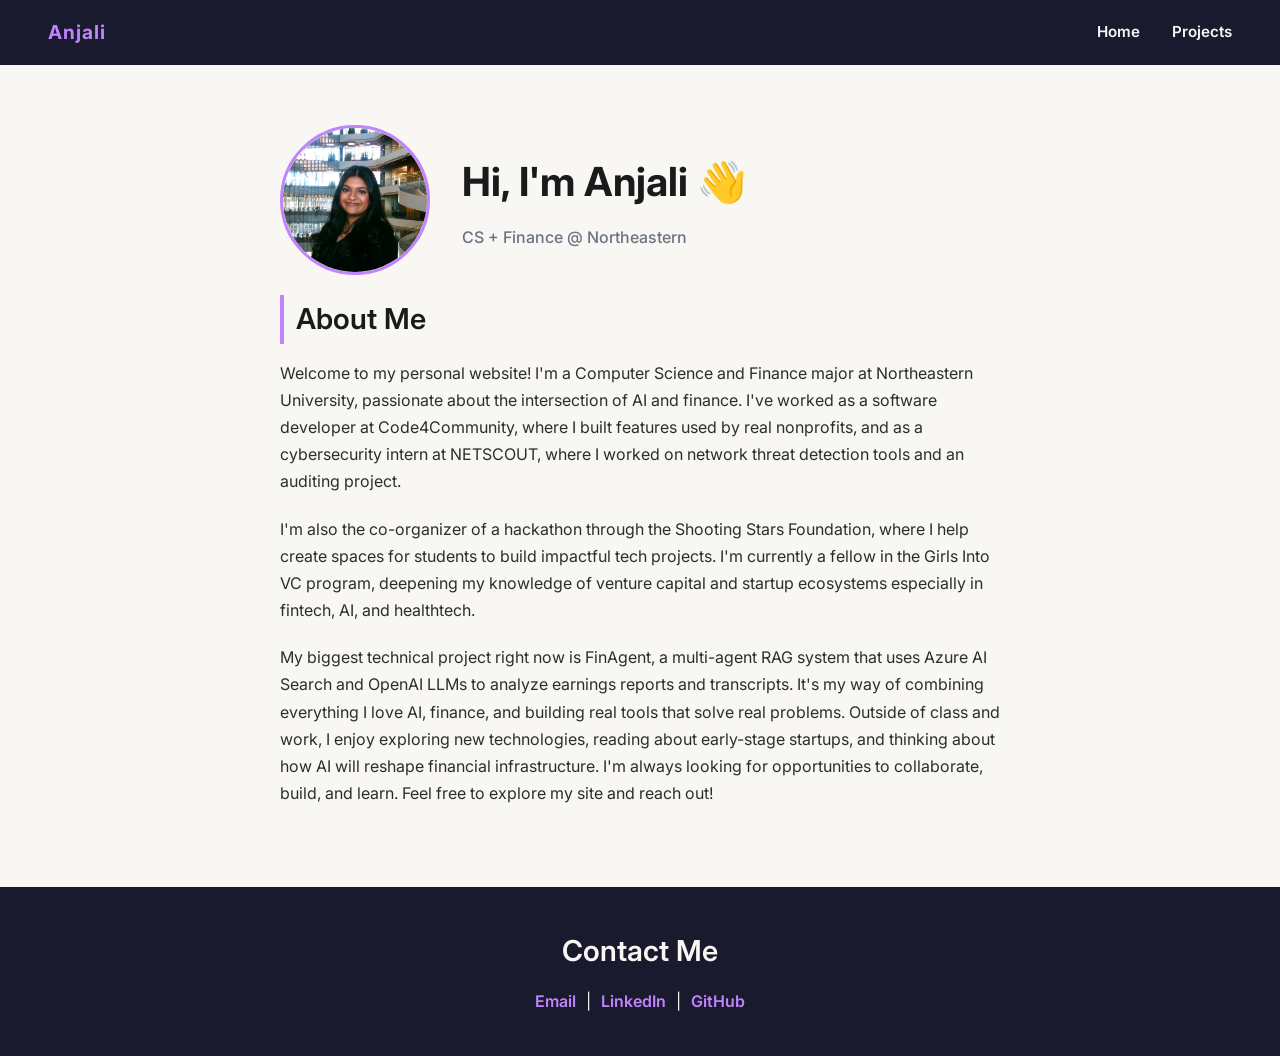
<file: index.html>
<!DOCTYPE html>
<html lang="en">
<head>
  <meta charset="UTF-8" />
  <meta name="viewport" content="width=device-width, initial-scale=1.0"/>
  <title>Anjali's Website</title>
  <link rel="stylesheet" href="style.css" />
</head>
<body>
  <nav>
    <div class="nav-logo">Anjali</div>
    <div class="nav-links">
      <a href="index.html">Home</a>
      <a href="projects.html">Projects</a>
    </div>
  </nav>
  <header class="hero">
    <img src="profile_pic.jpg" alt="Photo of Anjali" class="profile-img"/>
    <div class="hero-text">
      <h1>Hi, I'm Anjali 👋</h1>
      <p class="tagline">CS + Finance @ Northeastern</p>
    </div>
  </header>
  <main>
    <section class="about">
      <h2>About Me</h2>
      <p>
        Welcome to my personal website! I'm a Computer Science and Finance
        major at Northeastern University, passionate about the intersection
        of AI and finance. I've worked as a software developer at Code4Community,
        where I built features used by real nonprofits, and as a cybersecurity
        intern at NETSCOUT, where I worked on network threat detection tools
        and an auditing project.
      </p>
      <p>
        I'm also the co-organizer of a hackathon through the Shooting Stars
        Foundation, where I help create spaces for students to build impactful
        tech projects. I'm currently a fellow in the Girls Into VC program,
        deepening my knowledge of venture capital and startup ecosystems
        especially in fintech, AI, and healthtech.
      </p>
      <p>
        My biggest technical project right now is FinAgent, a multi-agent RAG
        system that uses Azure AI Search and OpenAI LLMs to analyze earnings
        reports and transcripts. It's my way of combining everything I love
        AI, finance, and building real tools that solve real problems. Outside
        of class and work, I enjoy exploring new technologies, reading about
        early-stage startups, and thinking about how AI will reshape financial
        infrastructure. I'm always looking for opportunities to collaborate,
        build, and learn. Feel free to explore my site and reach out!
      </p>
    </section>
  </main>
  <footer>
    <h2>Contact Me</h2>
    <p>
      <a href="mailto:anjalisilina@gmail.com">Email</a> |
      <a href="https://www.linkedin.com/in/anjalisilina/" target="_blank">LinkedIn</a> |
      <a href="https://github.com/anjalisilina/" target="_blank">GitHub</a>
    </p>
  </footer>
</body>
</html>
</file>
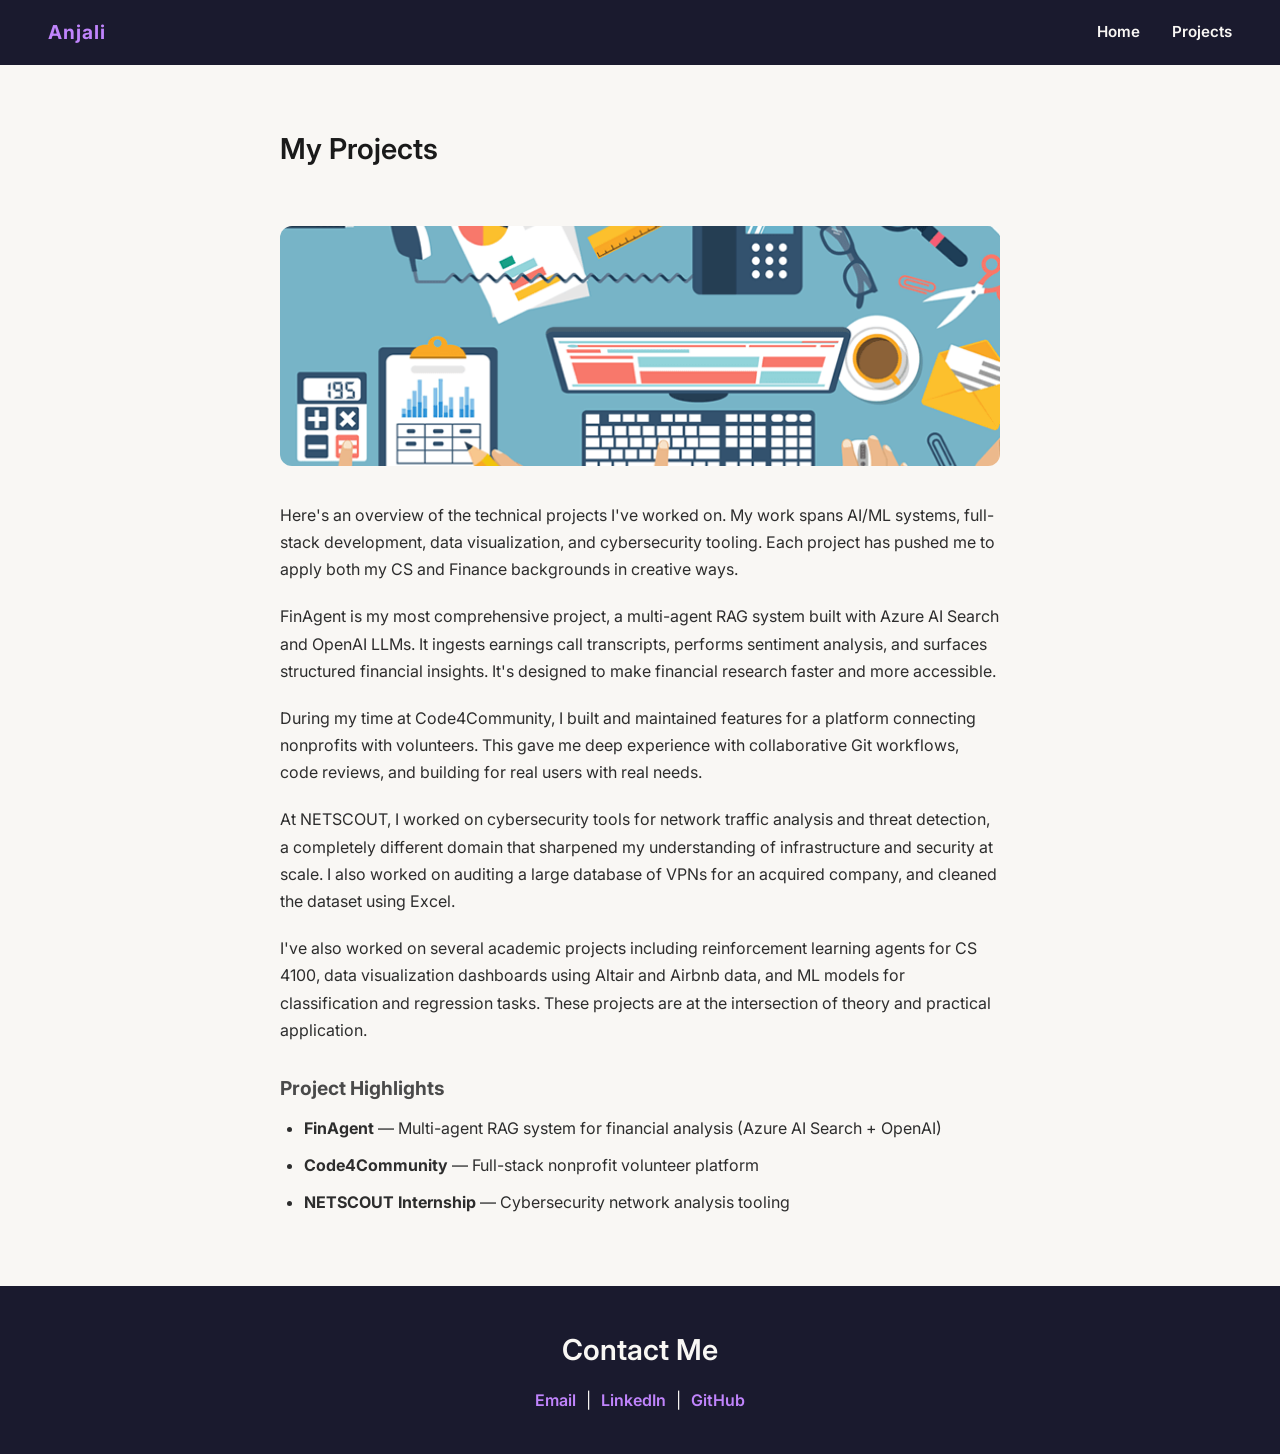
<file: projects.html>
<!DOCTYPE html>
<html lang="en">
<head>
  <meta charset="UTF-8" />
  <meta name="viewport" content="width=device-width, initial-scale=1.0"/>
  <title>Projects | Anjali's Website</title>
  <link rel="stylesheet" href="style.css" />
</head>
<body>
  <nav>
    <div class="nav-logo">Anjali</div>
    <div class="nav-links">
      <a href="index.html">Home</a>
      <a href="projects.html">Projects</a>
    </div>
  </nav>
  <header>
    <h2>My Projects</h2>
  </header>
  <main>
    <img src="projects_pic.PNG" alt="Projects banner" class="banner-img"/>
    <p>
      Here's an overview of the technical projects I've worked on.
      My work spans AI/ML systems, full-stack development, data
      visualization, and cybersecurity tooling. Each project has
      pushed me to apply both my CS and Finance backgrounds in
      creative ways.
    </p>
    <p>
      FinAgent is my most comprehensive project, a multi-agent
      RAG system built with Azure AI Search and OpenAI LLMs. It
      ingests earnings call transcripts, performs sentiment analysis,
      and surfaces structured financial insights. It's designed to
      make financial research faster and more accessible.
    </p>
    <p>
      During my time at Code4Community, I built and maintained
      features for a platform connecting nonprofits with volunteers.
      This gave me deep experience with collaborative Git workflows,
      code reviews, and building for real users with real needs.
    </p>
    <p>
      At NETSCOUT, I worked on cybersecurity tools for network
      traffic analysis and threat detection, a completely different
      domain that sharpened my understanding of infrastructure
      and security at scale. I also worked on auditing a large
      database of VPNs for an acquired company, and cleaned the
      dataset using Excel.
    </p>
    <p>
      I've also worked on several academic projects including
      reinforcement learning agents for CS 4100, data visualization
      dashboards using Altair and Airbnb data, and ML models
      for classification and regression tasks. These projects are
      at the intersection of theory and practical application.
    </p>
    <h3>Project Highlights</h3>
    <ul>
      <li><strong>FinAgent</strong> — Multi-agent RAG system for financial analysis (Azure AI Search + OpenAI)</li>
      <li><strong>Code4Community</strong> — Full-stack nonprofit volunteer platform</li>
      <li><strong>NETSCOUT Internship</strong> — Cybersecurity network analysis tooling</li>
    </ul>
  </main>
  <footer>
    <h2>Contact Me</h2>
    <p>
      <a href="mailto:anjalisilina@gmail.com">Email</a> |
      <a href="https://www.linkedin.com/in/anjalisilina/" target="_blank">LinkedIn</a> |
      <a href="https://github.com/anjalisilina/" target="_blank">GitHub</a>
    </p>
  </footer>
</body>
</html>
</file>
<file: style.css>
@import url('https://fonts.googleapis.com/css2?family=Inter:wght@400;600;700&display=swap');

* {
  margin: 0;
  padding: 0;
  box-sizing: border-box;
}

body {
  font-family: 'Inter', sans-serif;
  background-color: #f9f7f4;
  color: #2d2d2d;
  line-height: 1.7;
}

nav {
  position: sticky;
  top: 0;
  z-index: 100;
  background-color: #1a1a2e;
  padding: 16px 48px;
  display: flex;
  justify-content: space-between;
  align-items: center;
}

.nav-logo {
  color: #c084fc;
  font-size: 1.2rem;
  font-weight: 700;
  letter-spacing: 0.05em;
}

.nav-links {
  display: flex;
  gap: 32px;
}

.nav-links a {
  color: #f9f7f4;
  text-decoration: none;
  font-weight: 600;
  font-size: 0.95rem;
}

.nav-links a:hover {
  color: #c084fc;
}

header.hero {
  display: flex;
  align-items: center;
  gap: 32px;
  max-width: 800px;
  margin: 60px auto 0;
  padding: 0 40px;
}

header {
  padding: 60px 40px 20px;
  max-width: 800px;
  margin: 0 auto;
}

.hero-text h1 {
  font-size: 2.5rem;
  font-weight: 700;
  color: #1a1a1a;
}

.tagline {
  margin-top: 8px;
  font-size: 1rem;
  color: #6b7280;
  font-weight: 500;
}

h1 {
  font-size: 2.5rem;
  font-weight: 700;
  color: #1a1a1a;
}

h2 {
  font-size: 1.8rem;
  font-weight: 600;
  color: #1a1a1a;
  margin-bottom: 12px;
}

h3 {
  font-size: 1.2rem;
  margin: 28px 0 10px;
  color: #4a4a4a;
}

main {
  max-width: 800px;
  margin: 0 auto;
  padding: 20px 40px 60px;
}

.about h2 {
  border-left: 4px solid #c084fc;
  padding-left: 12px;
  margin-bottom: 16px;
}

main p {
  margin-bottom: 20px;
  font-size: 1rem;
}

.profile-img {
  width: 150px;
  height: 150px;
  border-radius: 50%;
  object-fit: cover;
  flex-shrink: 0;
  border: 3px solid #c084fc;
}

.banner-img {
  width: 100%;
  max-height: 240px;
  object-fit: cover;
  border-radius: 12px;
  margin-bottom: 28px;
}

ul {
  padding-left: 24px;
}

ul li {
  margin-bottom: 10px;
}

footer {
  background-color: #1a1a2e;
  color: #f9f7f4;
  text-align: center;
  padding: 40px 20px;
}

footer h2 {
  color: #f9f7f4;
  margin-bottom: 12px;
}

footer a {
  color: #c084fc;
  text-decoration: none;
  margin: 0 6px;
  font-weight: 600;
}

footer a:hover {
  text-decoration: underline;
}
</file>
